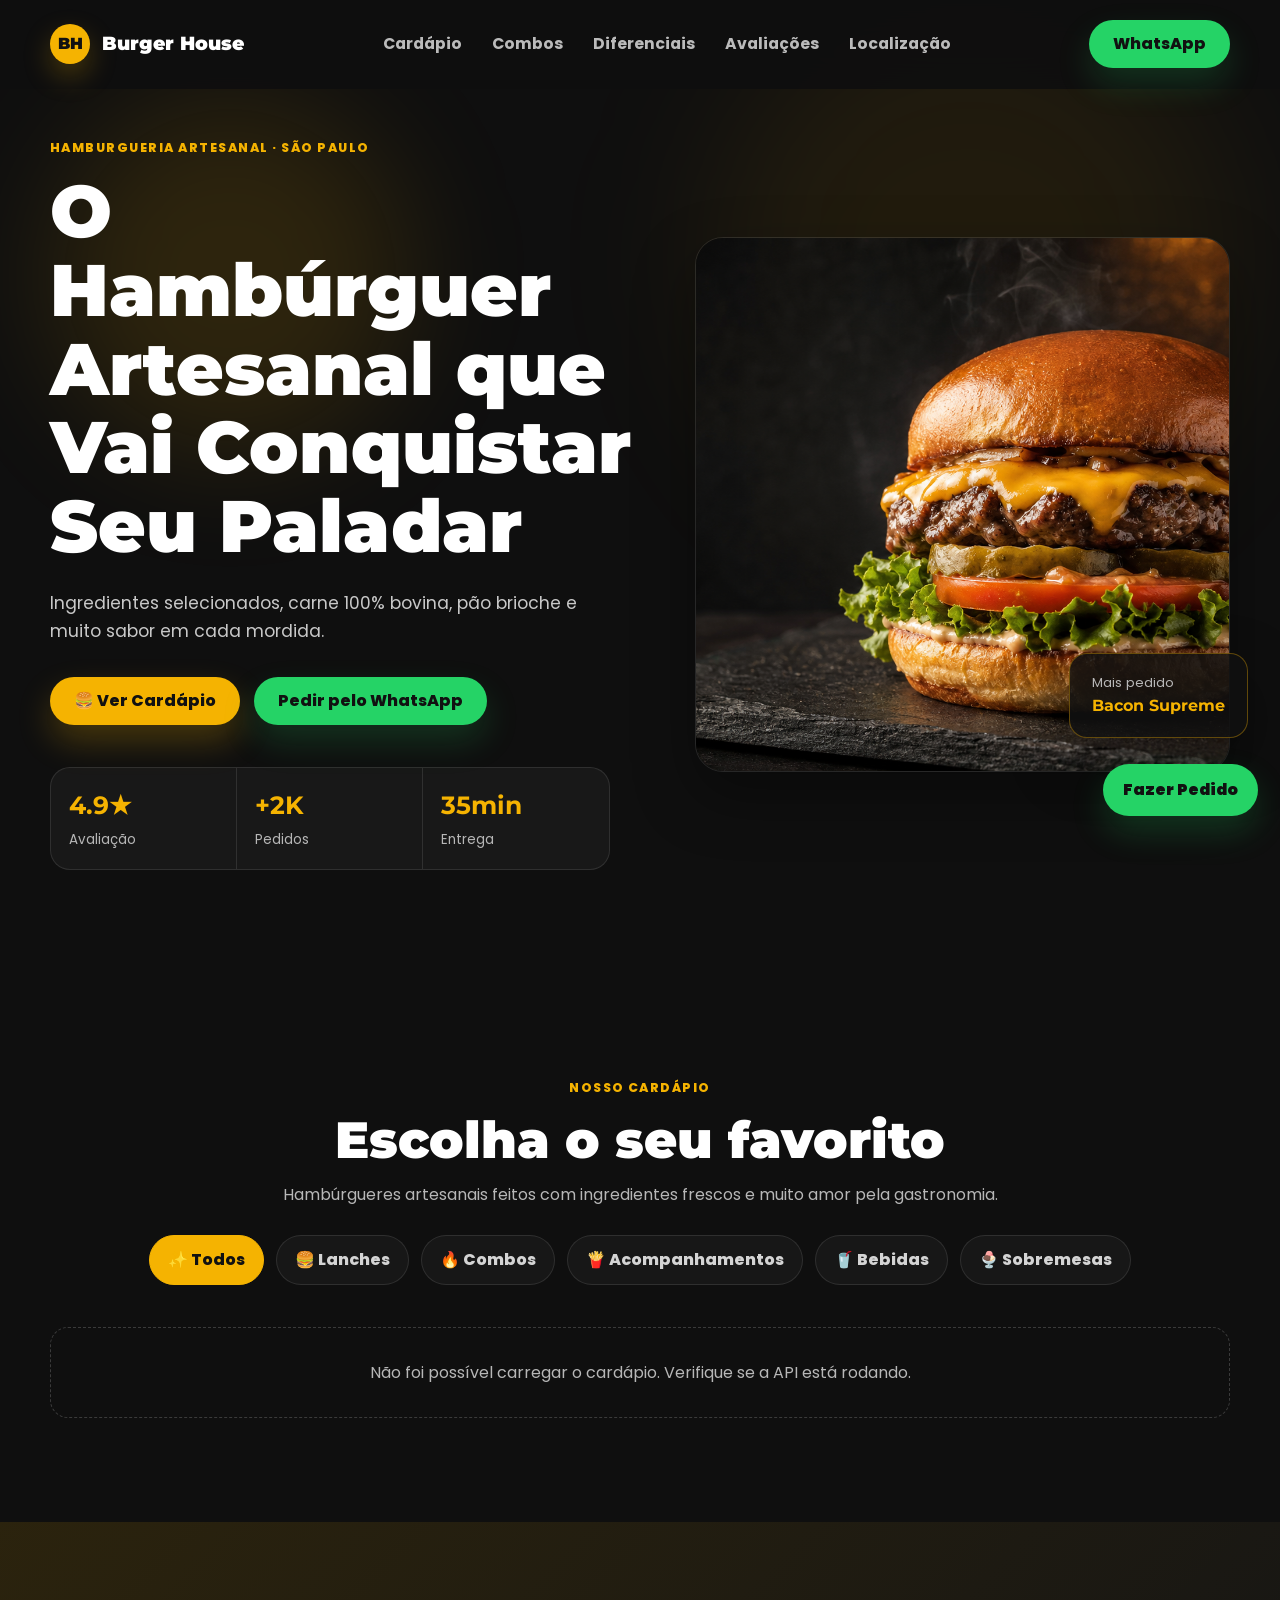
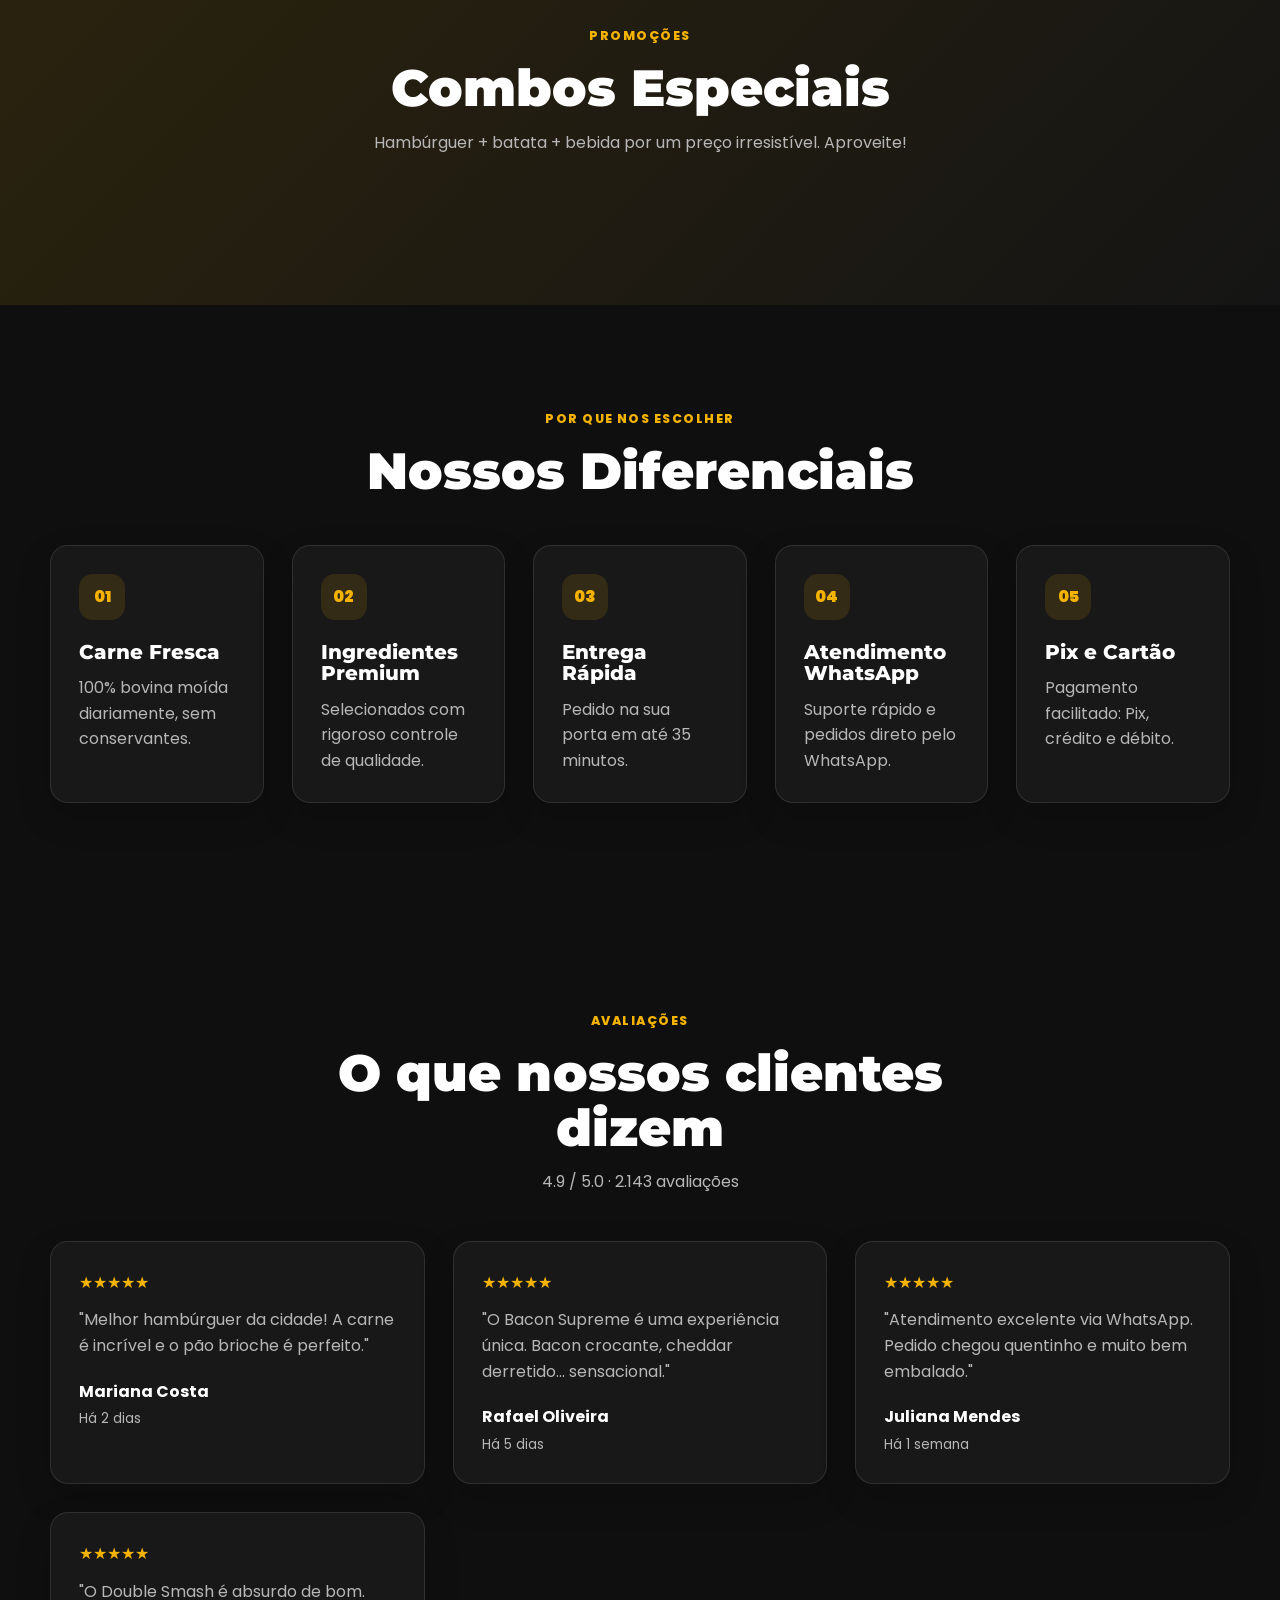
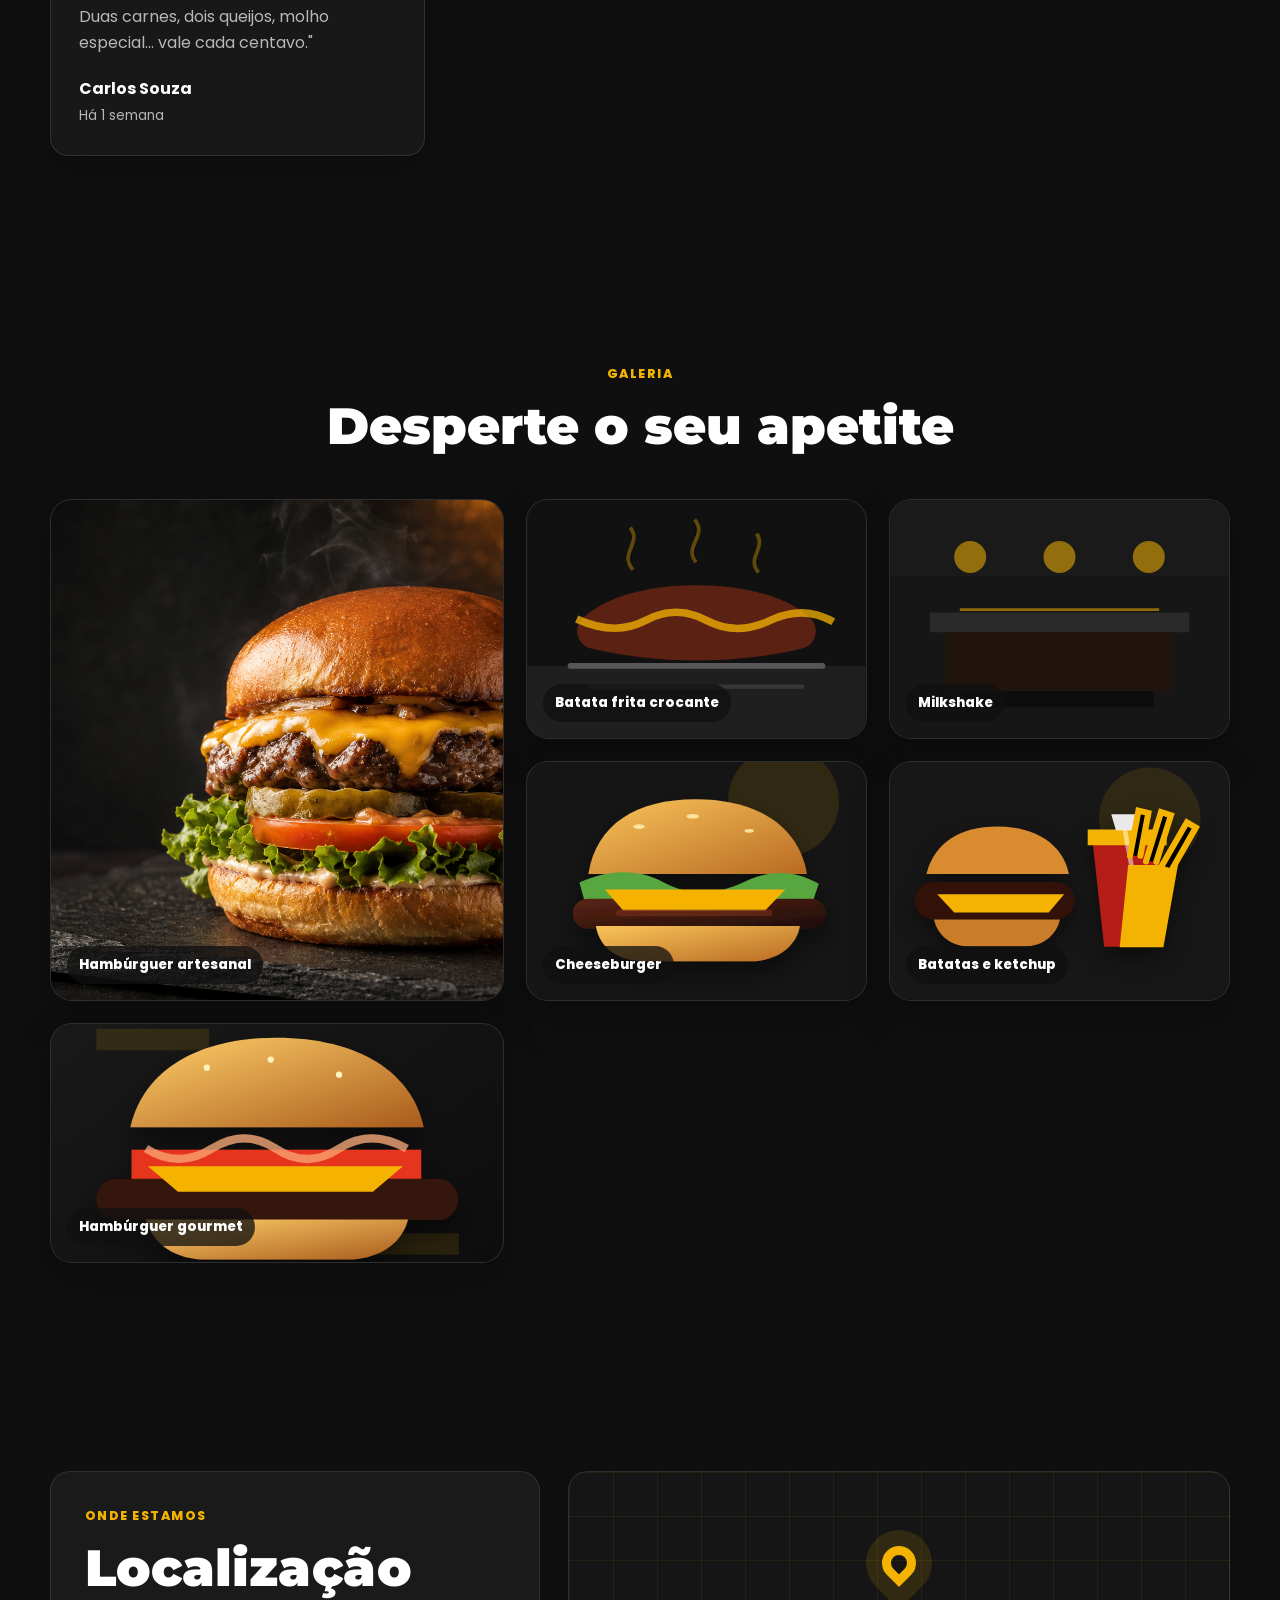
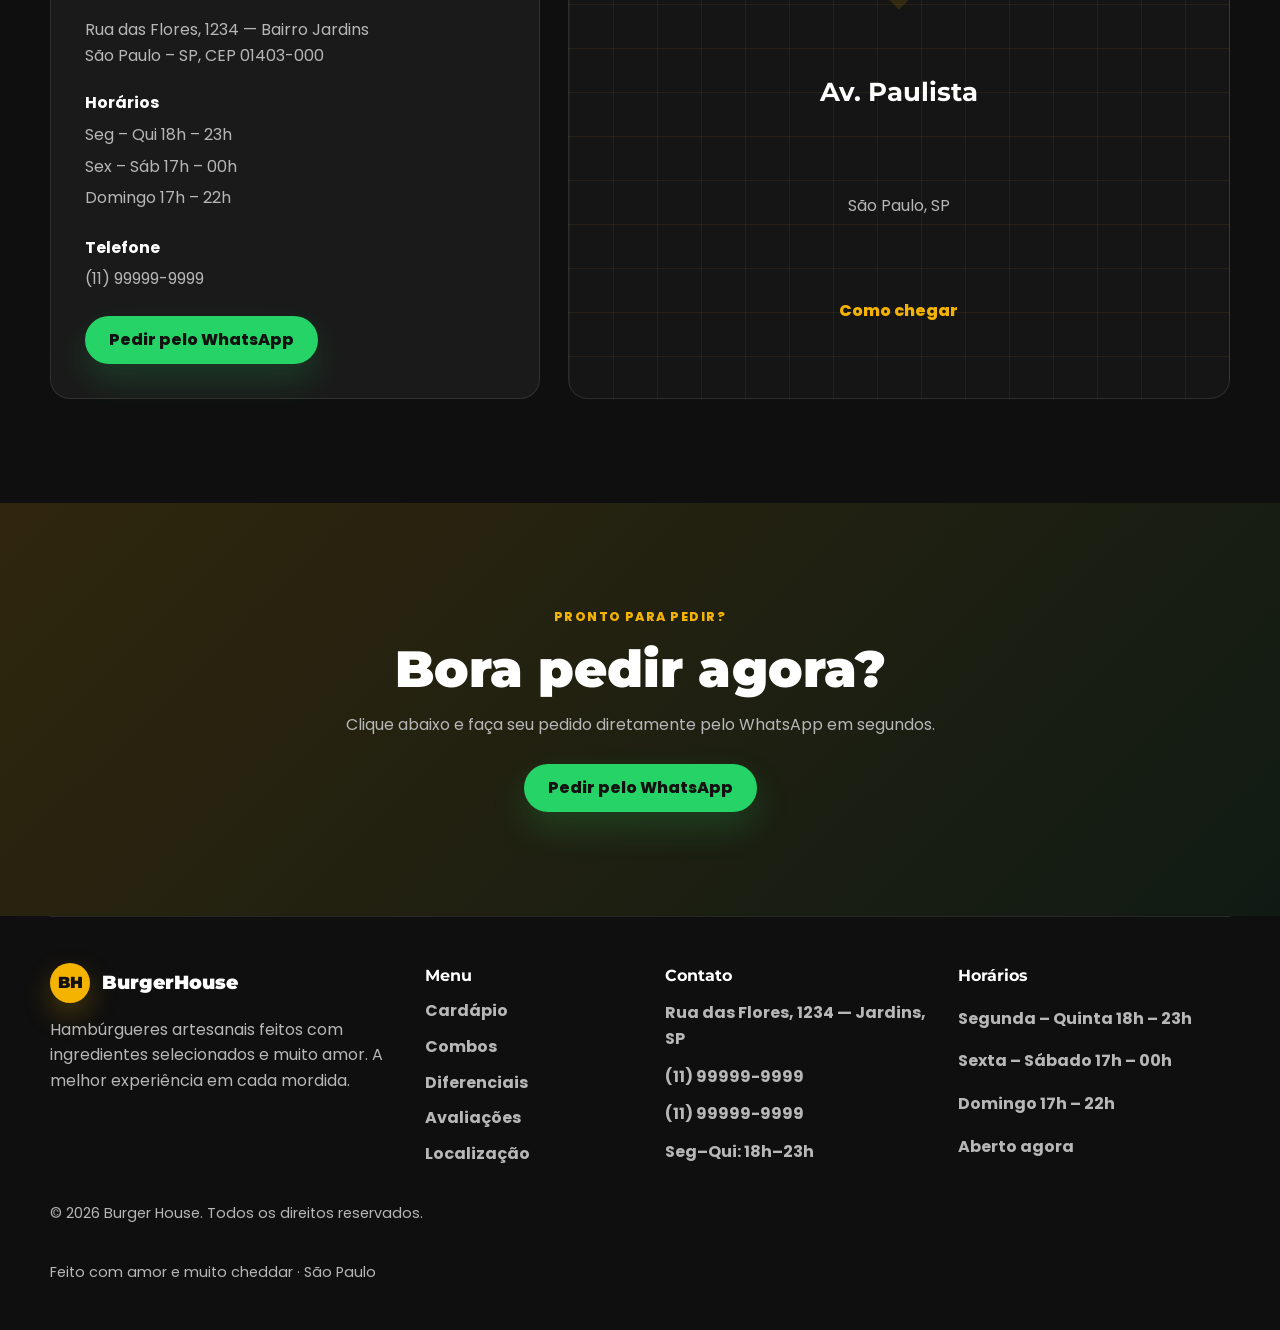
<file: index.html>
<!DOCTYPE html>
<html lang="pt-BR">
<head>
  <meta charset="UTF-8">
  <meta name="viewport" content="width=device-width, initial-scale=1.0">
  <meta name="description" content="BurgerHouse: hamburgueria artesanal premium com lanches, combos, acompanhamentos, bebidas e sobremesas.">
  <title>Burger House | Hamburgueria Premium</title>
  <link rel="preconnect" href="https://fonts.googleapis.com">
  <link rel="preconnect" href="https://fonts.gstatic.com" crossorigin>
  <link href="https://fonts.googleapis.com/css2?family=Montserrat:wght@500;600;700;800;900&family=Poppins:wght@400;500;600;700&display=swap" rel="stylesheet">
  <link rel="stylesheet" href="css/style.css">
</head>
<body>
  <header class="header" id="topo">
    <nav class="navbar" aria-label="Navegação principal">
      <a class="brand" href="#inicio"><span class="brand__mark">BH</span><span class="brand__text">Burger House</span></a>
      <button class="nav-toggle" type="button" aria-label="Abrir menu" aria-expanded="false" aria-controls="nav-menu"><span></span><span></span><span></span></button>
      <ul class="nav-menu" id="nav-menu">
        <li><a class="nav-link" href="#cardapio">Cardápio</a></li>
        <li><a class="nav-link" href="#combos">Combos</a></li>
        <li><a class="nav-link" href="#diferenciais">Diferenciais</a></li>
        <li><a class="nav-link" href="#avaliacoes">Avaliações</a></li>
        <li><a class="nav-link" href="#localizacao">Localização</a></li>
      </ul>
      <a class="btn btn--whatsapp nav-order" href="https://wa.me/5511999999999?text=Ol%C3%A1!%20Gostaria%20de%20fazer%20um%20pedido." target="_blank" rel="noopener">WhatsApp</a>
    </nav>
  </header>

  <main>
    <section class="hero section" id="inicio">
      <div class="hero__content reveal">
        <p class="eyebrow">Hamburgueria Artesanal · São Paulo</p>
        <h1>O Hambúrguer Artesanal que Vai Conquistar Seu Paladar</h1>
        <p class="hero__text">Ingredientes selecionados, carne 100% bovina, pão brioche e muito sabor em cada mordida.</p>
        <div class="hero__actions">
          <a class="btn btn--primary" href="#cardapio">🍔 Ver Cardápio</a>
          <a class="btn btn--whatsapp" href="https://wa.me/5511999999999?text=Ol%C3%A1!%20Gostaria%20de%20fazer%20um%20pedido." target="_blank" rel="noopener">Pedir pelo WhatsApp</a>
        </div>
        <div class="hero__stats" aria-label="Destaques da Burger House">
          <div><strong>4.9★</strong><span>Avaliação</span></div>
          <div><strong>+2K</strong><span>Pedidos</span></div>
          <div><strong>35min</strong><span>Entrega</span></div>
        </div>
      </div>
      <div class="hero__image reveal">
        <img src="images/hero-burger.png" alt="Hambúrguer artesanal premium com cheddar em fundo escuro">
        <div class="hero__badge"><span>Mais pedido</span><strong>Bacon Supreme</strong></div>
      </div>
    </section>

    <section class="section menu" id="cardapio">
      <div class="section-heading reveal">
        <p class="eyebrow">Nosso Cardápio</p>
        <h2>Escolha o seu favorito</h2>
        <p>Hambúrgueres artesanais feitos com ingredientes frescos e muito amor pela gastronomia.</p>
      </div>
      <div class="menu-tabs" id="menu-tabs" aria-label="Filtros do cardápio">
        <button class="menu-tab active" type="button" data-filter="Todos"><span>✨</span> Todos</button>
        <button class="menu-tab" type="button" data-filter="Lanches"><span>🍔</span> Lanches</button>
        <button class="menu-tab" type="button" data-filter="Combos"><span>🔥</span> Combos</button>
        <button class="menu-tab" type="button" data-filter="Acompanhamentos"><span>🍟</span> Acompanhamentos</button>
        <button class="menu-tab" type="button" data-filter="Bebidas"><span>🥤</span> Bebidas</button>
        <button class="menu-tab" type="button" data-filter="Sobremesas"><span>🍨</span> Sobremesas</button>
      </div>
      <div id="category-menu" class="category-menu"></div>
    </section>

    <section class="section combos" id="combos">
      <div class="section-heading reveal"><p class="eyebrow">Promoções</p><h2>Combos Especiais</h2><p>Hambúrguer + batata + bebida por um preço irresistível. Aproveite!</p></div>
      <div id="combo-grid" aria-live="polite"></div>
    </section>

    <section class="section features" id="diferenciais">
      <div class="section-heading reveal"><p class="eyebrow">Por que nos escolher</p><h2>Nossos Diferenciais</h2></div>
      <div class="features-grid">
        <article class="feature reveal"><span>01</span><h3>Carne Fresca</h3><p>100% bovina moída diariamente, sem conservantes.</p></article>
        <article class="feature reveal"><span>02</span><h3>Ingredientes Premium</h3><p>Selecionados com rigoroso controle de qualidade.</p></article>
        <article class="feature reveal"><span>03</span><h3>Entrega Rápida</h3><p>Pedido na sua porta em até 35 minutos.</p></article>
        <article class="feature reveal"><span>04</span><h3>Atendimento WhatsApp</h3><p>Suporte rápido e pedidos direto pelo WhatsApp.</p></article>
        <article class="feature reveal"><span>05</span><h3>Pix e Cartão</h3><p>Pagamento facilitado: Pix, crédito e débito.</p></article>
      </div>
    </section>

    <section class="section testimonials" id="avaliacoes">
      <div class="section-heading reveal"><p class="eyebrow">Avaliações</p><h2>O que nossos clientes dizem</h2><p>4.9 / 5.0 · 2.143 avaliações</p></div>
      <div class="testimonials-grid">
        <article class="testimonial reveal"><div class="stars">★★★★★</div><p>"Melhor hambúrguer da cidade! A carne é incrível e o pão brioche é perfeito."</p><strong>Mariana Costa</strong><span>Há 2 dias</span></article>
        <article class="testimonial reveal"><div class="stars">★★★★★</div><p>"O Bacon Supreme é uma experiência única. Bacon crocante, cheddar derretido... sensacional."</p><strong>Rafael Oliveira</strong><span>Há 5 dias</span></article>
        <article class="testimonial reveal"><div class="stars">★★★★★</div><p>"Atendimento excelente via WhatsApp. Pedido chegou quentinho e muito bem embalado."</p><strong>Juliana Mendes</strong><span>Há 1 semana</span></article>
        <article class="testimonial reveal"><div class="stars">★★★★★</div><p>"O Double Smash é absurdo de bom. Duas carnes, dois queijos, molho especial... vale cada centavo."</p><strong>Carlos Souza</strong><span>Há 1 semana</span></article>
      </div>
    </section>

    <section class="section gallery" id="galeria">
      <div class="section-heading reveal"><p class="eyebrow">Galeria</p><h2>Desperte o seu apetite</h2></div>
      <div class="gallery-grid">
        <figure class="gallery-grid__large reveal"><img src="images/hero-burger.png" alt="Hambúrguer artesanal"><figcaption>Hambúrguer artesanal</figcaption></figure>
        <figure class="reveal"><img src="images/gallery-grill.svg" alt="Batata frita crocante"><figcaption>Batata frita crocante</figcaption></figure>
        <figure class="reveal"><img src="images/gallery-restaurant.svg" alt="Milkshake"><figcaption>Milkshake</figcaption></figure>
        <figure class="reveal"><img src="images/burger-classic.svg" alt="Cheeseburger"><figcaption>Cheeseburger</figcaption></figure>
        <figure class="reveal"><img src="images/combo-house.svg" alt="Batatas e ketchup"><figcaption>Batatas e ketchup</figcaption></figure>
        <figure class="reveal"><img src="images/burger-bacon.svg" alt="Hambúrguer gourmet"><figcaption>Hambúrguer gourmet</figcaption></figure>
      </div>
    </section>

    <section class="section location" id="localizacao">
      <div class="location__content reveal">
        <p class="eyebrow">Onde estamos</p><h2>Localização</h2>
        <address>Rua das Flores, 1234 — Bairro Jardins<br>São Paulo – SP, CEP 01403-000</address>
        <div class="hours"><strong>Horários</strong><span>Seg – Qui 18h – 23h</span><span>Sex – Sáb 17h – 00h</span><span>Domingo 17h – 22h</span></div>
        <div class="hours"><strong>Telefone</strong><a href="https://wa.me/5511999999999?text=Ol%C3%A1!%20Gostaria%20de%20fazer%20um%20pedido." target="_blank" rel="noopener">(11) 99999-9999</a></div>
        <a class="btn btn--whatsapp" href="https://wa.me/5511999999999?text=Ol%C3%A1!%20Gostaria%20de%20fazer%20um%20pedido." target="_blank" rel="noopener">Pedir pelo WhatsApp</a>
      </div>
      <div class="map-card reveal"><div class="map-card__pin"></div><strong>Av. Paulista</strong><span>São Paulo, SP</span><a href="https://maps.google.com/?q=Av+Paulista+Sao+Paulo" target="_blank" rel="noopener">Como chegar</a></div>
    </section>

    <section class="section cta-final">
      <p class="eyebrow">Pronto para pedir?</p>
      <h2>Bora pedir agora?</h2>
      <p>Clique abaixo e faça seu pedido diretamente pelo WhatsApp em segundos.</p>
      <a class="btn btn--whatsapp" href="https://wa.me/5511999999999?text=Ol%C3%A1!%20Gostaria%20de%20fazer%20um%20pedido." target="_blank" rel="noopener">Pedir pelo WhatsApp</a>
    </section>
  </main>

  <footer class="footer">
    <div><a class="brand" href="#inicio"><span class="brand__mark">BH</span><span class="brand__text">BurgerHouse</span></a><p>Hambúrgueres artesanais feitos com ingredientes selecionados e muito amor. A melhor experiência em cada mordida.</p></div>
    <div class="footer__links"><strong>Menu</strong><a href="#cardapio">Cardápio</a><a href="#combos">Combos</a><a href="#diferenciais">Diferenciais</a><a href="#avaliacoes">Avaliações</a><a href="#localizacao">Localização</a></div>
    <div class="footer__links"><strong>Contato</strong><span>Rua das Flores, 1234 — Jardins, SP</span><a href="https://wa.me/5511999999999">(11) 99999-9999</a><a href="tel:+5511999999999">(11) 99999-9999</a><span>Seg–Qui: 18h–23h</span></div>
    <div class="footer__links"><strong>Horários</strong><span>Segunda – Quinta 18h – 23h</span><span>Sexta – Sábado 17h – 00h</span><span>Domingo 17h – 22h</span><span>Aberto agora</span></div>
    <p class="footer__copy">© 2026 Burger House. Todos os direitos reservados.</p>
    <p class="footer__copy">Feito com amor e muito cheddar · São Paulo</p>
  </footer>

  <a class="floating-order" href="https://wa.me/5511999999999?text=Ol%C3%A1!%20Gostaria%20de%20fazer%20um%20pedido." target="_blank" rel="noopener">Fazer Pedido</a>
  <button class="back-to-top" type="button" aria-label="Voltar ao topo">↑</button>
  <script src="js/config.js"></script>
  <script src="js/app.js"></script>
</body>
</html>
</file>
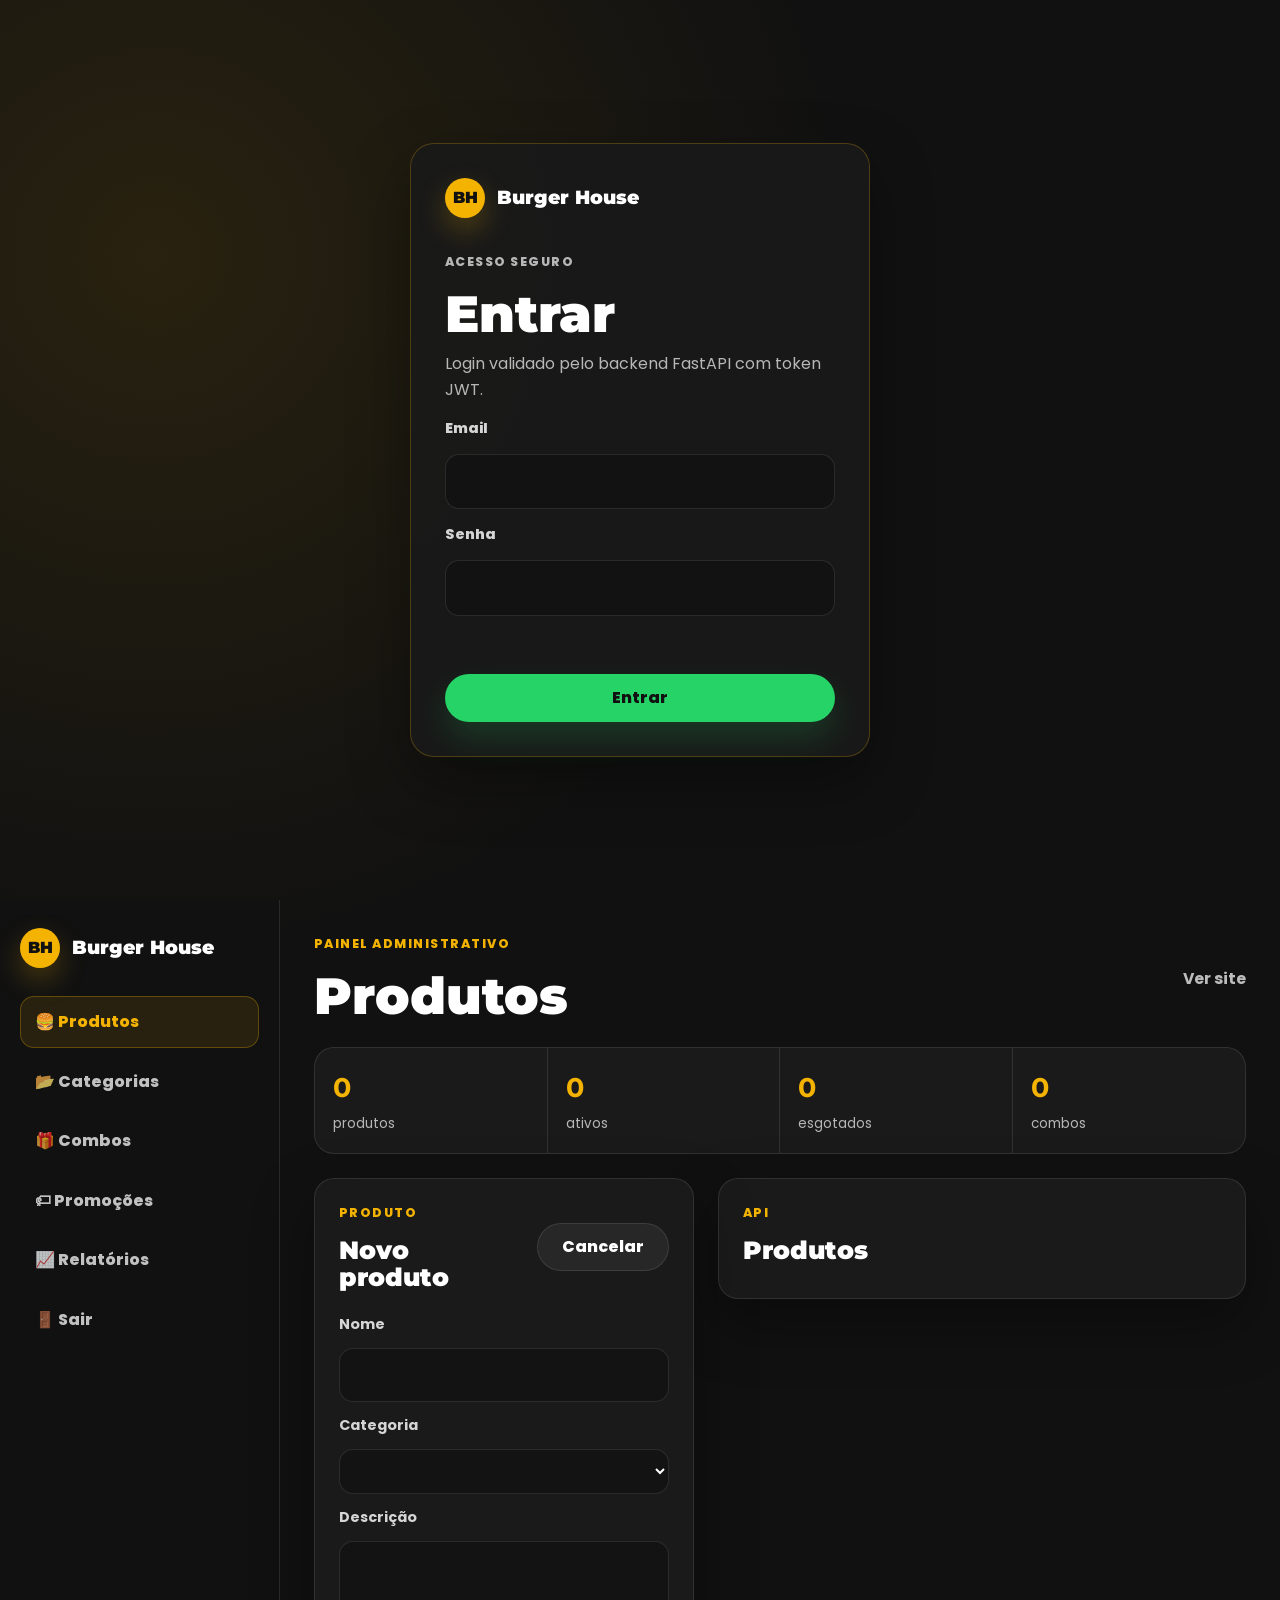
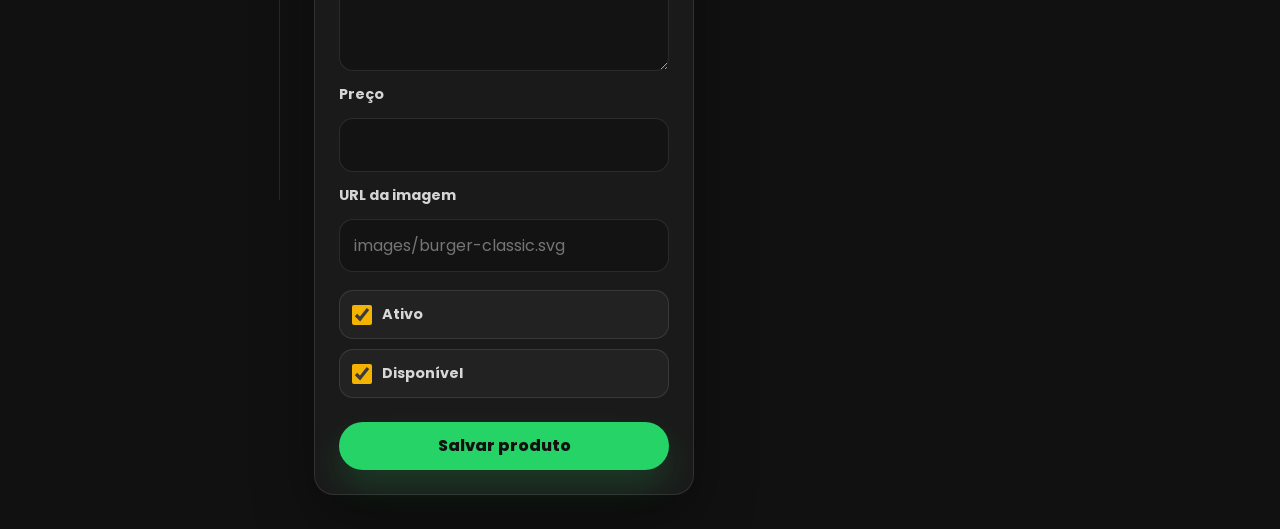
<file: admin.html>
<!DOCTYPE html>
<html lang="pt-BR">
<head>
  <meta charset="UTF-8">
  <meta name="viewport" content="width=device-width, initial-scale=1.0">
  <meta name="description" content="Painel administrativo da Burger House com login JWT e gerenciamento via API.">
  <title>Admin | Burger House</title>
  <link rel="preconnect" href="https://fonts.googleapis.com">
  <link rel="preconnect" href="https://fonts.gstatic.com" crossorigin>
  <link href="https://fonts.googleapis.com/css2?family=Montserrat:wght@500;600;700;800;900&family=Poppins:wght@400;500;600;700&display=swap" rel="stylesheet">
  <link rel="stylesheet" href="css/style.css">
</head>
<body class="admin-page">
  <main class="admin-shell">
    <section class="login-screen" id="login-screen">
      <form class="login-card" id="login-form">
        <a class="brand login-brand" href="index.html"><span class="brand__mark">BH</span><span class="brand__text">Burger House</span></a>
        <div><p class="eyebrow">Acesso seguro</p><h1>Entrar</h1><p>Login validado pelo backend FastAPI com token JWT.</p></div>
        <label for="login-email">Email</label>
        <input id="login-email" type="email" autocomplete="username" required>
        <label for="login-password">Senha</label>
        <input id="login-password" type="password" autocomplete="current-password" required>
        <p class="login-error" id="login-error"></p>
        <button class="btn btn--whatsapp" type="submit">Entrar</button>
      </form>
    </section>

    <section class="dashboard-shell" id="dashboard-shell" hidden>
      <aside class="admin-sidebar">
        <a class="brand" href="index.html"><span class="brand__mark">BH</span><span class="brand__text">Burger House</span></a>
        <nav class="admin-menu">
          <button class="admin-menu__item active" type="button" data-panel="products">🍔 Produtos</button>
          <button class="admin-menu__item" type="button" data-panel="categories">📂 Categorias</button>
          <button class="admin-menu__item" type="button" data-panel="combos">🎁 Combos</button>
          <button class="admin-menu__item" type="button" data-panel="promotions">🏷 Promoções</button>
          <button class="admin-menu__item" type="button" data-panel="reports">📈 Relatórios</button>
          <button class="admin-menu__item admin-menu__item--danger" type="button" id="logout-button">🚪 Sair</button>
        </nav>
      </aside>

      <div class="admin-content">
        <header class="admin-topbar">
          <div><p class="eyebrow">Painel administrativo</p><h1 id="panel-title">Produtos</h1></div>
          <div class="admin-topbar__actions"><a class="nav-link" href="index.html">Ver site</a></div>
        </header>

        <section class="admin-summary">
          <div><strong id="total-products">0</strong><span>produtos</span></div>
          <div><strong id="active-products">0</strong><span>ativos</span></div>
          <div><strong id="soldout-products">0</strong><span>esgotados</span></div>
          <div><strong id="total-combos">0</strong><span>combos</span></div>
        </section>

        <section class="admin-panel active" id="panel-products">
          <div class="admin-layout">
            <form class="admin-form" id="product-form">
              <div class="admin-form__heading"><div><p class="eyebrow">Produto</p><h2 id="product-title">Novo produto</h2></div><button class="btn btn--ghost" id="cancel-product" type="button" hidden>Cancelar</button></div>
              <input type="hidden" id="product-id">
              <label for="product-name">Nome</label><input id="product-name" required>
              <label for="product-category">Categoria</label><select id="product-category" required></select>
              <label for="product-description">Descrição</label><textarea id="product-description" rows="4" required></textarea>
              <label for="product-price">Preço</label><input id="product-price" type="number" min="0.01" step="0.01" required>
              <label for="product-image">URL da imagem</label><input id="product-image" placeholder="images/burger-classic.svg">
              <div class="admin-switches">
                <label class="switch-row"><input id="product-active" type="checkbox" checked><span>Ativo</span></label>
                <label class="switch-row"><input id="product-available" type="checkbox" checked><span>Disponível</span></label>
              </div>
              <button class="btn btn--whatsapp" type="submit">Salvar produto</button>
            </form>
            <div class="admin-list-panel"><div class="admin-list-panel__top"><div><p class="eyebrow">API</p><h2>Produtos</h2></div></div><div class="admin-list" id="product-list"></div></div>
          </div>
        </section>

        <section class="admin-panel" id="panel-categories">
          <div class="admin-layout">
            <form class="admin-form" id="category-form">
              <div class="admin-form__heading"><div><p class="eyebrow">Categoria</p><h2 id="category-title">Nova categoria</h2></div><button class="btn btn--ghost" id="cancel-category" type="button" hidden>Cancelar</button></div>
              <input type="hidden" id="category-id">
              <label for="category-name">Nome</label><input id="category-name" required>
              <label for="category-slug">Slug</label><input id="category-slug" placeholder="opcional">
              <label class="switch-row"><input id="category-active" type="checkbox" checked><span>Ativa</span></label>
              <button class="btn btn--whatsapp" type="submit">Salvar categoria</button>
            </form>
            <div class="admin-list-panel"><div class="admin-list-panel__top"><div><p class="eyebrow">API</p><h2>Categorias</h2></div></div><div class="admin-list" id="category-list"></div></div>
          </div>
        </section>

        <section class="admin-panel" id="panel-combos">
          <div class="admin-layout">
            <form class="admin-form" id="combo-form">
              <div class="admin-form__heading"><div><p class="eyebrow">Combo</p><h2 id="combo-title">Novo combo</h2></div><button class="btn btn--ghost" id="cancel-combo" type="button" hidden>Cancelar</button></div>
              <input type="hidden" id="combo-id">
              <label for="combo-name">Nome</label><input id="combo-name" required>
              <label for="combo-description">Descrição</label><textarea id="combo-description" rows="4" required></textarea>
              <label for="combo-items">Itens, um por linha</label><textarea id="combo-items" rows="3"></textarea>
              <label for="combo-price">Preço</label><input id="combo-price" type="number" min="0.01" step="0.01" required>
              <label for="combo-image">URL da imagem</label><input id="combo-image" placeholder="images/combo-house.svg">
              <div class="admin-switches">
                <label class="switch-row"><input id="combo-active" type="checkbox" checked><span>Ativo</span></label>
                <label class="switch-row"><input id="combo-available" type="checkbox" checked><span>Disponível</span></label>
              </div>
              <button class="btn btn--whatsapp" type="submit">Salvar combo</button>
            </form>
            <div class="admin-list-panel"><div class="admin-list-panel__top"><div><p class="eyebrow">API</p><h2>Combos</h2></div></div><div class="admin-list" id="combo-list"></div></div>
          </div>
        </section>

        <section class="admin-panel" id="panel-promotions">
          <div class="admin-layout">
            <form class="admin-form" id="promotion-form">
              <div class="admin-form__heading"><div><p class="eyebrow">Promoção</p><h2 id="promotion-title">Nova promoção</h2></div><button class="btn btn--ghost" id="cancel-promotion" type="button" hidden>Cancelar</button></div>
              <input type="hidden" id="promotion-id">
              <label for="promotion-title-input">Título</label><input id="promotion-title-input" required>
              <label for="promotion-description">Descrição</label><textarea id="promotion-description" rows="4" required></textarea>
              <label for="promotion-code">Cupom</label><input id="promotion-code">
              <label for="promotion-discount">Desconto</label><input id="promotion-discount">
              <label class="switch-row"><input id="promotion-active" type="checkbox" checked><span>Ativa</span></label>
              <button class="btn btn--whatsapp" type="submit">Salvar promoção</button>
            </form>
            <div class="admin-list-panel"><div class="admin-list-panel__top"><div><p class="eyebrow">API</p><h2>Promoções</h2></div></div><div class="admin-list" id="promotion-list"></div></div>
          </div>
        </section>

        <section class="admin-panel" id="panel-reports">
          <div class="report-grid">
            <article class="feature"><span>🍔</span><h3 id="report-products">0 produtos</h3><p>Vindos da API administrativa.</p></article>
            <article class="feature"><span>🎁</span><h3 id="report-combos">0 combos</h3><p>Combos cadastrados no backend.</p></article>
            <article class="feature"><span>🏷</span><h3 id="report-promotions">0 promoções</h3><p>Promoções cadastradas no backend.</p></article>
            <article class="feature"><span>⚠</span><h3 id="report-soldout">0 esgotados</h3><p>Itens indisponíveis.</p></article>
          </div>
        </section>
      </div>
    </section>
  </main>
  <div class="admin-toast" id="admin-toast" role="status"></div>
  <script src="js/config.js"></script>
  <script src="js/admin.js"></script>
</body>
</html>
</file>
<file: css/style.css>
:root {
  --primary: #F5B301;
  --dark: #111111;
  --gray: #1A1A1A;
  --white: #FFFFFF;
  --whatsapp: #25D366;
  --muted: #B7B7B7;
  --line: rgba(255, 255, 255, 0.1);
  --shadow: 0 24px 60px rgba(0, 0, 0, 0.35);
  --radius: 20px;
  --container: min(1180px, calc(100% - 40px));
}

* {
  box-sizing: border-box;
  margin: 0;
  padding: 0;
}

html {
  overflow-x: hidden;
  scroll-behavior: smooth;
  scroll-padding-top: 92px;
}

body {
  min-height: 100vh;
  overflow-x: hidden;
  background: #0f0f0f;
  color: var(--white);
  font-family: "Poppins", Arial, sans-serif;
  line-height: 1.6;
}

body.menu-open {
  overflow: hidden;
}

img {
  display: block;
  max-width: 100%;
}

a {
  color: inherit;
  text-decoration: none;
}

button,
input,
textarea {
  font: inherit;
}

button {
  cursor: pointer;
}

.header {
  position: fixed;
  top: 0;
  left: 0;
  z-index: 1000;
  width: 100%;
  border-bottom: 1px solid transparent;
  background: rgba(15, 15, 15, 0.96);
  backdrop-filter: blur(18px);
  transition: border-color 0.3s ease, background 0.3s ease;
}

.header.scrolled {
  border-color: var(--line);
  background: rgba(17, 17, 17, 0.94);
}

.navbar {
  width: var(--container);
  min-height: 88px;
  margin: 0 auto;
  display: flex;
  align-items: center;
  justify-content: space-between;
  gap: 24px;
}

.brand {
  display: inline-flex;
  align-items: center;
  gap: 12px;
  font-family: "Montserrat", Arial, sans-serif;
  font-weight: 900;
}

.brand__mark {
  width: 40px;
  height: 40px;
  display: grid;
  place-items: center;
  border-radius: 50%;
  background: var(--primary);
  color: var(--dark);
  box-shadow: 0 12px 28px rgba(245, 179, 1, 0.25);
}

.brand__text {
  font-size: 1.18rem;
  letter-spacing: 0;
}

.nav-menu {
  display: flex;
  align-items: center;
  gap: 30px;
  list-style: none;
}

.nav-link {
  color: rgba(255, 255, 255, 0.72);
  font-size: 0.98rem;
  font-weight: 700;
  transition: color 0.25s ease;
}

.nav-link:hover,
.nav-link.active {
  color: var(--primary);
}

.nav-toggle {
  display: none;
  width: 44px;
  height: 44px;
  border: 1px solid var(--line);
  border-radius: 12px;
  background: rgba(255, 255, 255, 0.04);
}

.nav-toggle span {
  display: block;
  width: 20px;
  height: 2px;
  margin: 5px auto;
  background: var(--white);
  transition: transform 0.25s ease, opacity 0.25s ease;
}

.nav-toggle.active span:nth-child(1) {
  transform: translateY(7px) rotate(45deg);
}

.nav-toggle.active span:nth-child(2) {
  opacity: 0;
}

.nav-toggle.active span:nth-child(3) {
  transform: translateY(-7px) rotate(-45deg);
}

.btn {
  min-height: 48px;
  display: inline-flex;
  align-items: center;
  justify-content: center;
  gap: 10px;
  border: 0;
  border-radius: 999px;
  padding: 14px 24px;
  color: var(--dark);
  font-weight: 800;
  line-height: 1;
  transition: transform 0.25s ease, box-shadow 0.25s ease, background 0.25s ease;
}

.btn:hover {
  transform: translateY(-2px);
}

.btn:focus-visible,
.nav-link:focus-visible,
.nav-toggle:focus-visible,
.back-to-top:focus-visible {
  outline: 3px solid rgba(245, 179, 1, 0.45);
  outline-offset: 4px;
}

.btn--primary {
  background: var(--primary);
  box-shadow: 0 16px 34px rgba(245, 179, 1, 0.24);
}

.btn--primary:hover {
  background: #ffc62f;
}

.btn--whatsapp {
  background: var(--whatsapp);
  box-shadow: 0 16px 34px rgba(37, 211, 102, 0.18);
}

.btn--whatsapp:hover {
  background: #35e576;
}

.btn--ghost {
  border: 1px solid var(--line);
  background: rgba(255, 255, 255, 0.06);
  color: var(--white);
}

.btn--ghost:hover {
  border-color: rgba(245, 179, 1, 0.34);
  background: rgba(245, 179, 1, 0.12);
}

.btn:disabled {
  cursor: not-allowed;
  transform: none;
  opacity: 0.62;
}

.section {
  width: var(--container);
  margin: 0 auto;
  padding: 104px 0;
}

.hero {
  min-height: 760px;
  padding-top: 138px;
  display: grid;
  grid-template-columns: minmax(0, 1fr) minmax(360px, 0.92fr);
  align-items: center;
  gap: 64px;
  position: relative;
}

.hero::before {
  content: "";
  position: absolute;
  inset: 95px auto auto 0;
  width: 360px;
  height: 360px;
  border-radius: 50%;
  background: rgba(245, 179, 1, 0.13);
  filter: blur(60px);
  pointer-events: none;
}

.hero::after {
  content: "";
  position: absolute;
  inset: 0 0 auto auto;
  width: 520px;
  height: 520px;
  border-radius: 50%;
  background: rgba(245, 179, 1, 0.08);
  filter: blur(80px);
  pointer-events: none;
  z-index: -1;
}

.eyebrow {
  margin-bottom: 14px;
  color: var(--primary);
  font-size: 0.78rem;
  font-weight: 800;
  letter-spacing: 0.12em;
  text-transform: uppercase;
}

h1,
h2,
h3 {
  font-family: "Montserrat", Arial, sans-serif;
  line-height: 1.08;
  letter-spacing: 0;
}

h1 {
  max-width: 720px;
  font-size: clamp(2.65rem, 5.7vw, 5.35rem);
  font-weight: 900;
}

h2 {
  font-size: clamp(2rem, 4vw, 3.3rem);
  font-weight: 900;
}

h3 {
  font-size: 1.25rem;
  font-weight: 800;
}

.hero__text {
  max-width: 620px;
  margin: 24px 0 32px;
  color: #c8c8c8;
  font-size: 1.08rem;
}

.hero__actions {
  display: flex;
  flex-wrap: wrap;
  gap: 14px;
}

.hero__stats {
  margin-top: 42px;
  display: grid;
  grid-template-columns: repeat(3, 1fr);
  max-width: 560px;
  border: 1px solid var(--line);
  border-radius: var(--radius);
  background: rgba(255, 255, 255, 0.04);
  overflow: hidden;
}

.hero__stats div {
  padding: 18px;
  border-right: 1px solid var(--line);
}

.hero__stats div:last-child {
  border-right: 0;
}

.hero__stats strong {
  display: block;
  color: var(--primary);
  font-family: "Montserrat", Arial, sans-serif;
  font-size: 1.55rem;
}

.hero__stats span {
  color: var(--muted);
  font-size: 0.84rem;
}

.hero__image {
  position: relative;
}

.hero__image img {
  width: 100%;
  aspect-ratio: 1 / 1;
  object-fit: cover;
  border: 1px solid var(--line);
  border-radius: 28px;
  box-shadow: var(--shadow);
}

.hero__badge {
  position: absolute;
  right: -18px;
  bottom: 34px;
  padding: 18px 22px;
  border: 1px solid rgba(245, 179, 1, 0.35);
  border-radius: 18px;
  background: rgba(17, 17, 17, 0.86);
  box-shadow: var(--shadow);
}

.hero__badge span {
  display: block;
  color: var(--muted);
  font-size: 0.82rem;
}

.hero__badge strong {
  color: var(--primary);
  font-family: "Montserrat", Arial, sans-serif;
}

.section-heading {
  max-width: 720px;
  margin: 0 auto 46px;
  text-align: center;
}

.section-heading p:last-child {
  margin-top: 14px;
  color: var(--muted);
}

.cards-grid,
.features-grid,
.testimonials-grid {
  display: grid;
  grid-template-columns: repeat(3, minmax(0, 1fr));
  gap: 28px;
}

.menu-tabs {
  display: flex;
  flex-wrap: wrap;
  justify-content: center;
  gap: 12px;
  margin: -18px auto 42px;
}

.menu-tab {
  min-height: 46px;
  border: 1px solid rgba(255, 255, 255, 0.1);
  border-radius: 999px;
  background: #171717;
  color: #d4d4d4;
  padding: 11px 18px;
  font-weight: 800;
  transition: transform 0.24s ease, border-color 0.24s ease, background 0.24s ease, color 0.24s ease;
}

.menu-tab:hover,
.menu-tab:focus-visible {
  border-color: rgba(245, 179, 1, 0.45);
  color: var(--primary);
  transform: translateY(-2px);
}

.menu-tab.active {
  border-color: var(--primary);
  background: var(--primary);
  color: #111;
}

.category-menu {
  display: grid;
  gap: 46px;
}

.category-section > h3 {
  margin-bottom: 20px;
  color: var(--primary);
  font-size: 1.55rem;
}

.product-card,
.feature,
.testimonial {
  border: 1px solid var(--line);
  border-radius: 18px;
  background: #181818;
  box-shadow: 0 14px 34px rgba(0, 0, 0, 0.18);
  overflow: hidden;
  transition: transform 0.25s ease, border-color 0.25s ease, box-shadow 0.25s ease;
}

.product-card {
  position: relative;
}

.card-badge {
  position: absolute;
  top: 14px;
  left: 14px;
  z-index: 2;
  border-radius: 999px;
  background: var(--primary);
  color: #111;
  padding: 7px 12px;
  font-size: 0.74rem;
  font-weight: 900;
}

.product-card:hover,
.feature:hover,
.testimonial:hover {
  transform: translateY(-6px);
  border-color: rgba(245, 179, 1, 0.34);
  box-shadow: var(--shadow);
}

.product-card img {
  width: 100%;
  aspect-ratio: 1.28 / 1;
  object-fit: cover;
}

.product-card--soldout {
  position: relative;
}

.product-card--soldout img {
  filter: grayscale(0.85) brightness(0.72);
}

.status-pill {
  display: inline-flex;
  align-items: center;
  justify-content: center;
  width: fit-content;
  min-height: 30px;
  border-radius: 999px;
  padding: 6px 12px;
  font-size: 0.74rem;
  font-weight: 900;
  text-transform: uppercase;
}

.status-pill--soldout {
  margin-bottom: 14px;
  background: rgba(245, 179, 1, 0.14);
  color: var(--primary);
}

.product-card__body {
  padding: 24px 24px 26px;
}

.product-card__body small {
  display: inline-block;
  margin-bottom: 10px;
  color: var(--primary);
  font-weight: 800;
}

.product-card__body p,
.feature p,
.testimonial p {
  margin-top: 12px;
  color: var(--muted);
}

.product-card__footer {
  margin-top: 24px;
  display: flex;
  align-items: center;
  justify-content: space-between;
  gap: 16px;
}

.product-card__footer strong,
.combo-deal-card__footer strong {
  color: var(--primary);
  font-family: "Montserrat", Arial, sans-serif;
  font-size: 1.65rem;
  font-weight: 900;
}

.product-card .btn {
  width: auto;
  min-height: 42px;
  padding: 12px 18px;
}

.combos {
  width: 100%;
  max-width: none;
  padding-inline: max(20px, calc((100vw - 1180px) / 2));
  background: linear-gradient(135deg, rgba(245, 179, 1, 0.12), rgba(255, 255, 255, 0.025));
}

.combo-cards-grid {
  display: grid;
  grid-template-columns: repeat(3, minmax(0, 1fr));
  gap: 28px;
}

.combo-deal-card {
  position: relative;
  overflow: hidden;
  border: 1px solid rgba(245, 179, 1, 0.22);
  border-radius: 22px;
  background: rgba(17, 17, 17, 0.82);
  box-shadow: var(--shadow);
  transition: transform 0.25s ease, border-color 0.25s ease, box-shadow 0.25s ease;
}

.combo-deal-card:hover {
  transform: translateY(-6px);
  border-color: rgba(245, 179, 1, 0.4);
}

.combo-deal-card img {
  width: 100%;
  aspect-ratio: 1.24 / 1;
  object-fit: cover;
}

.combo-deal-card__body {
  padding: 26px;
}

.combo-deal-card__body p {
  margin-top: 12px;
  color: var(--muted);
}

.check-list {
  display: grid;
  gap: 10px;
  margin: 24px 0;
  color: var(--white);
  list-style: none;
}

.check-list li::before {
  content: "✓";
  margin-right: 10px;
  color: var(--primary);
  font-weight: 900;
}

.combo-deal-card__footer {
  display: flex;
  flex-wrap: wrap;
  align-items: center;
  justify-content: space-between;
  gap: 18px;
}

.combo-deal-card__footer strong {
  color: var(--primary);
  font-family: "Montserrat", Arial, sans-serif;
  font-size: 1.65rem;
  font-weight: 900;
}

.features-grid {
  grid-template-columns: repeat(5, minmax(0, 1fr));
}

.feature {
  padding: 28px;
}

.feature span {
  display: inline-grid;
  place-items: center;
  width: 46px;
  height: 46px;
  margin-bottom: 22px;
  border-radius: 14px;
  background: rgba(245, 179, 1, 0.12);
  color: var(--primary);
  font-weight: 900;
}

.testimonial {
  padding: 28px;
}

.stars {
  color: var(--primary);
  letter-spacing: 0;
}

.testimonial strong {
  display: block;
  margin-top: 20px;
}

.testimonial span {
  display: block;
  margin-top: 4px;
  color: var(--muted);
  font-size: 0.84rem;
}

.category-highlight-grid {
  display: grid;
  grid-template-columns: repeat(5, minmax(0, 1fr));
  gap: 16px;
}

.category-highlight {
  min-height: 138px;
  border: 1px solid var(--line);
  border-radius: 18px;
  background: #181818;
  color: var(--white);
  padding: 20px;
  text-align: left;
  transition: transform 0.24s ease, border-color 0.24s ease, background 0.24s ease;
}

.category-highlight:hover,
.category-highlight:focus-visible {
  border-color: rgba(245, 179, 1, 0.45);
  background: #1f1f1f;
  transform: translateY(-4px);
}

.category-highlight span {
  display: inline-grid;
  place-items: center;
  width: 38px;
  height: 38px;
  margin-bottom: 18px;
  border-radius: 50%;
  background: rgba(245, 179, 1, 0.14);
  color: var(--primary);
  font-weight: 900;
}

.category-highlight strong,
.category-highlight small {
  display: block;
}

.category-highlight small {
  margin-top: 6px;
  color: var(--muted);
}

.gallery-grid {
  display: grid;
  grid-template-columns: 1.2fr 0.9fr 0.9fr;
  grid-auto-rows: 240px;
  gap: 22px;
}

.gallery-grid figure {
  position: relative;
  overflow: hidden;
  border: 1px solid var(--line);
  border-radius: 22px;
  background: #171717;
  box-shadow: 0 18px 40px rgba(0, 0, 0, 0.24);
}

.gallery-grid img {
  width: 100%;
  height: 100%;
  object-fit: cover;
  transition: transform 0.35s ease;
}

.gallery-grid figure:hover img {
  transform: scale(1.04);
}

.gallery-grid figcaption {
  position: absolute;
  left: 16px;
  bottom: 16px;
  border-radius: 999px;
  background: rgba(17, 17, 17, 0.76);
  color: var(--white);
  padding: 8px 12px;
  font-size: 0.84rem;
  font-weight: 800;
}

.gallery-grid__large {
  grid-row: span 2;
}

.location {
  display: grid;
  grid-template-columns: 0.85fr 1.15fr;
  align-items: stretch;
  gap: 28px;
}

.location__content,
.map-card {
  border: 1px solid var(--line);
  border-radius: var(--radius);
  background: var(--gray);
  padding: 34px;
}

.location address {
  margin: 22px 0;
  color: var(--muted);
  font-style: normal;
}

.hours {
  display: grid;
  gap: 6px;
  margin-bottom: 24px;
  color: var(--muted);
}

.hours strong {
  color: var(--white);
}

.map-card {
  min-height: 340px;
  display: grid;
  place-items: center;
  text-align: center;
  background:
    linear-gradient(rgba(245, 179, 1, 0.07) 1px, transparent 1px),
    linear-gradient(90deg, rgba(245, 179, 1, 0.07) 1px, transparent 1px),
    #151515;
  background-size: 44px 44px;
}

.map-card__pin {
  width: 34px;
  height: 34px;
  border: 9px solid var(--primary);
  border-radius: 50% 50% 50% 0;
  transform: rotate(-45deg);
  box-shadow: 0 0 0 16px rgba(245, 179, 1, 0.13);
}

.map-card strong,
.map-card span {
  display: block;
}

.map-card strong {
  margin-top: 12px;
  font-family: "Montserrat", Arial, sans-serif;
  font-size: 1.6rem;
}

.map-card span {
  color: var(--muted);
}

.map-card a {
  color: var(--primary);
  font-weight: 800;
}

.cta-final {
  width: 100%;
  max-width: none;
  padding-inline: max(20px, calc((100vw - 1180px) / 2));
  text-align: center;
  background: linear-gradient(135deg, rgba(245, 179, 1, 0.14), rgba(37, 211, 102, 0.06));
}

.cta-final p:not(.eyebrow) {
  max-width: 620px;
  margin: 16px auto 26px;
  color: var(--muted);
}

.footer {
  width: var(--container);
  margin: 0 auto;
  padding: 46px 0;
  display: grid;
  grid-template-columns: 1.3fr 0.8fr 1fr 1fr;
  gap: 22px;
  border-top: 1px solid var(--line);
}

.footer p {
  max-width: 560px;
  margin-top: 14px;
  color: var(--muted);
}

.footer__links {
  display: grid;
  gap: 10px;
  align-items: start;
  color: var(--muted);
  font-weight: 700;
}

.footer__links strong {
  color: var(--white);
  font-family: "Montserrat", Arial, sans-serif;
  font-size: 1rem;
}

.footer__links a:hover {
  color: var(--primary);
}

.footer__copy {
  grid-column: 1 / -1;
  font-size: 0.9rem;
}

.back-to-top {
  position: fixed;
  right: 22px;
  bottom: 22px;
  z-index: 900;
  width: 48px;
  height: 48px;
  border: 0;
  border-radius: 50%;
  background: var(--primary);
  color: var(--dark);
  font-size: 1.3rem;
  font-weight: 900;
  opacity: 0;
  pointer-events: none;
  transform: translateY(14px);
  transition: opacity 0.25s ease, transform 0.25s ease;
  box-shadow: 0 16px 34px rgba(245, 179, 1, 0.22);
}

.back-to-top.show {
  opacity: 1;
  pointer-events: auto;
  transform: translateY(0);
}

.floating-order {
  position: fixed;
  right: 22px;
  bottom: 84px;
  z-index: 900;
  min-height: 48px;
  display: inline-flex;
  align-items: center;
  justify-content: center;
  border-radius: 999px;
  background: var(--whatsapp);
  color: #111;
  padding: 13px 20px;
  font-weight: 900;
  box-shadow: 0 16px 34px rgba(37, 211, 102, 0.2);
  transition: transform 0.24s ease, background 0.24s ease;
}

.floating-order:hover,
.floating-order:focus-visible {
  background: #35e576;
  transform: translateY(-2px);
}

.admin-page {
  background:
    radial-gradient(circle at 12% 12%, rgba(245, 179, 1, 0.1), transparent 32%),
    var(--dark);
}

.admin-shell {
  min-height: 100vh;
}

.login-screen {
  min-height: 100vh;
  width: var(--container);
  margin: 0 auto;
  display: grid;
  place-items: center;
  padding: 40px 0;
}

.login-card {
  width: min(460px, 100%);
  display: grid;
  gap: 14px;
  border: 1px solid rgba(245, 179, 1, 0.24);
  border-radius: 24px;
  background: rgba(26, 26, 26, 0.92);
  padding: 34px;
  box-shadow: var(--shadow);
}

.login-brand {
  margin-bottom: 10px;
}

.login-card h1 {
  font-size: clamp(2rem, 5vw, 3.2rem);
}

.login-card p {
  margin-top: 10px;
  color: var(--muted);
}

.login-card label {
  color: rgba(255, 255, 255, 0.82);
  font-size: 0.9rem;
  font-weight: 800;
}

.login-card input {
  width: 100%;
  border: 1px solid var(--line);
  border-radius: 14px;
  background: rgba(17, 17, 17, 0.78);
  color: var(--white);
  padding: 14px;
  outline: none;
}

.login-card input:focus {
  border-color: rgba(245, 179, 1, 0.6);
  box-shadow: 0 0 0 4px rgba(245, 179, 1, 0.1);
}

.login-card small,
.login-error {
  color: var(--muted);
  font-size: 0.84rem;
}

.login-error {
  min-height: 20px;
  color: #ff7777;
}

.dashboard-shell {
  min-height: 100vh;
  display: grid;
  grid-template-columns: 280px minmax(0, 1fr);
}

.admin-sidebar {
  position: sticky;
  top: 0;
  height: 100vh;
  display: flex;
  flex-direction: column;
  gap: 28px;
  border-right: 1px solid var(--line);
  background: rgba(17, 17, 17, 0.94);
  padding: 28px 20px;
}

.admin-menu {
  display: grid;
  gap: 8px;
}

.admin-menu__item {
  min-height: 46px;
  border: 1px solid transparent;
  border-radius: 14px;
  background: transparent;
  color: rgba(255, 255, 255, 0.74);
  padding: 12px 14px;
  text-align: left;
  font-weight: 800;
  transition: color 0.25s ease, border-color 0.25s ease, background 0.25s ease;
}

.admin-menu__item:hover,
.admin-menu__item.active {
  border-color: rgba(245, 179, 1, 0.28);
  background: rgba(245, 179, 1, 0.1);
  color: var(--primary);
}

.admin-menu__item--danger:hover {
  border-color: rgba(255, 90, 90, 0.38);
  background: rgba(255, 90, 90, 0.1);
  color: #ff7777;
}

.admin-content {
  min-width: 0;
  padding: 34px;
}

.admin-topbar {
  display: flex;
  align-items: center;
  justify-content: space-between;
  gap: 22px;
  margin-bottom: 24px;
}

.admin-topbar h1 {
  font-size: clamp(2rem, 4vw, 3.4rem);
}

.admin-topbar__actions {
  display: flex;
  align-items: center;
  gap: 18px;
}

.admin-panel {
  display: none;
}

.admin-panel.active {
  display: block;
}

.admin-main {
  width: var(--container);
  margin: 0 auto;
  padding: 128px 0 72px;
}

.admin-nav {
  display: flex;
  align-items: center;
  gap: 18px;
}

.admin-clear {
  min-height: 42px;
  padding: 11px 18px;
}

.admin-hero {
  display: grid;
  grid-template-columns: minmax(0, 1fr) 420px;
  align-items: end;
  gap: 34px;
  margin-bottom: 36px;
}

.admin-hero h1 {
  max-width: 820px;
  font-size: clamp(2.2rem, 5vw, 4.3rem);
}

.admin-hero p:last-child {
  max-width: 760px;
  margin-top: 18px;
  color: var(--muted);
}

.admin-summary {
  display: grid;
  grid-template-columns: repeat(4, 1fr);
  border: 1px solid var(--line);
  border-radius: var(--radius);
  background: rgba(255, 255, 255, 0.04);
  overflow: hidden;
  margin-bottom: 24px;
}

.admin-summary div {
  padding: 18px;
  border-right: 1px solid var(--line);
}

.admin-summary div:last-child {
  border-right: 0;
}

.admin-summary strong {
  display: block;
  color: var(--primary);
  font-family: "Montserrat", Arial, sans-serif;
  font-size: 1.7rem;
}

.admin-summary span {
  color: var(--muted);
  font-size: 0.84rem;
}

.admin-layout {
  display: grid;
  grid-template-columns: 380px minmax(0, 1fr);
  gap: 24px;
  align-items: start;
}

.admin-form,
.admin-list-panel {
  border: 1px solid var(--line);
  border-radius: var(--radius);
  background: var(--gray);
  box-shadow: var(--shadow);
}

.admin-form--wide {
  position: static;
  max-width: 720px;
}

.admin-note {
  border: 1px solid rgba(245, 179, 1, 0.24);
  border-radius: 14px;
  background: rgba(245, 179, 1, 0.08);
  color: var(--muted);
  padding: 14px;
}

.admin-form {
  position: sticky;
  top: 104px;
  display: grid;
  gap: 12px;
  padding: 24px;
}

.admin-form__heading,
.admin-list-panel__top {
  display: flex;
  align-items: center;
  justify-content: space-between;
  gap: 18px;
  margin-bottom: 10px;
}

.admin-form h2,
.admin-list-panel h2 {
  font-size: 1.55rem;
}

.admin-form label {
  color: rgba(255, 255, 255, 0.82);
  font-size: 0.9rem;
  font-weight: 700;
}

.admin-form input,
.admin-form textarea,
.admin-form select,
.admin-search {
  width: 100%;
  border: 1px solid var(--line);
  border-radius: 14px;
  background: rgba(17, 17, 17, 0.72);
  color: var(--white);
  padding: 13px 14px;
  outline: none;
  transition: border-color 0.25s ease, box-shadow 0.25s ease;
}

.admin-form input[type="file"] {
  padding: 11px;
}

.admin-form input[type="file"]::file-selector-button {
  margin-right: 12px;
  border: 0;
  border-radius: 999px;
  background: var(--primary);
  color: var(--dark);
  padding: 9px 13px;
  font-weight: 800;
  cursor: pointer;
}

.admin-form textarea {
  resize: vertical;
}

.admin-form input:focus,
.admin-form textarea:focus,
.admin-form select:focus,
.admin-search:focus {
  border-color: rgba(245, 179, 1, 0.6);
  box-shadow: 0 0 0 4px rgba(245, 179, 1, 0.1);
}

.admin-switches {
  display: grid;
  gap: 10px;
  margin: 6px 0 12px;
}

.image-preview {
  display: grid;
  grid-template-columns: 94px minmax(0, 1fr);
  align-items: center;
  gap: 14px;
  border: 1px solid var(--line);
  border-radius: 16px;
  padding: 12px;
  background: rgba(255, 255, 255, 0.04);
}

.image-preview img {
  width: 94px;
  height: 74px;
  object-fit: cover;
  border-radius: 12px;
  background: #111;
}

.image-preview span {
  color: var(--muted);
  font-size: 0.84rem;
}

.switch-row {
  display: flex;
  align-items: center;
  gap: 10px;
  border: 1px solid var(--line);
  border-radius: 14px;
  padding: 12px;
  background: rgba(255, 255, 255, 0.04);
}

.switch-row input {
  width: 20px;
  height: 20px;
  accent-color: var(--primary);
}

.admin-list-panel {
  min-width: 0;
  padding: 24px;
}

.admin-search {
  max-width: 240px;
}

.admin-list {
  display: grid;
  gap: 14px;
}

.admin-item {
  display: grid;
  grid-template-columns: 96px minmax(0, 1fr) auto;
  gap: 18px;
  align-items: center;
  border: 1px solid var(--line);
  border-radius: 18px;
  padding: 14px;
  background: rgba(255, 255, 255, 0.035);
}

.admin-item:not(:has(img)) {
  grid-template-columns: minmax(0, 1fr) auto;
}

.admin-item img {
  width: 96px;
  height: 78px;
  object-fit: cover;
  border-radius: 14px;
  background: #111;
}

.admin-item h3 {
  margin-bottom: 6px;
  font-size: 1.05rem;
}

.admin-item p {
  color: var(--muted);
  font-size: 0.9rem;
}

.admin-item__meta {
  display: flex;
  flex-wrap: wrap;
  gap: 8px;
  margin-top: 10px;
}

.admin-item__actions {
  display: flex;
  flex-wrap: wrap;
  justify-content: flex-end;
  gap: 8px;
}

.admin-action {
  min-height: 38px;
  border: 1px solid var(--line);
  border-radius: 999px;
  background: rgba(255, 255, 255, 0.06);
  color: var(--white);
  padding: 8px 12px;
  font-size: 0.82rem;
  font-weight: 800;
  transition: border-color 0.25s ease, background 0.25s ease, color 0.25s ease;
}

.admin-action:hover {
  border-color: rgba(245, 179, 1, 0.4);
  background: rgba(245, 179, 1, 0.12);
  color: var(--primary);
}

.admin-action--danger:hover {
  border-color: rgba(255, 90, 90, 0.48);
  background: rgba(255, 90, 90, 0.12);
  color: #ff7777;
}

.status-pill--active {
  background: rgba(37, 211, 102, 0.13);
  color: var(--whatsapp);
}

.status-pill--inactive {
  background: rgba(255, 255, 255, 0.08);
  color: var(--muted);
}

.admin-empty,
.empty-state {
  border: 1px dashed rgba(255, 255, 255, 0.18);
  border-radius: 18px;
  padding: 32px;
  color: var(--muted);
  text-align: center;
}

.admin-toast {
  position: fixed;
  right: 22px;
  bottom: 22px;
  z-index: 1200;
  max-width: min(360px, calc(100vw - 44px));
  border: 1px solid rgba(245, 179, 1, 0.32);
  border-radius: 16px;
  background: rgba(17, 17, 17, 0.94);
  color: var(--white);
  padding: 14px 16px;
  box-shadow: var(--shadow);
  opacity: 0;
  pointer-events: none;
  transform: translateY(12px);
  transition: opacity 0.25s ease, transform 0.25s ease;
}

.admin-toast.show {
  opacity: 1;
  transform: translateY(0);
}

.promo-grid,
.report-grid {
  display: grid;
  grid-template-columns: repeat(3, minmax(0, 1fr));
  gap: 24px;
}

.report-grid {
  grid-template-columns: repeat(4, minmax(0, 1fr));
}

.promo-card {
  border: 1px solid var(--line);
  border-radius: var(--radius);
  background: var(--gray);
  padding: 28px;
  box-shadow: 0 14px 34px rgba(0, 0, 0, 0.18);
  transition: transform 0.25s ease, border-color 0.25s ease, box-shadow 0.25s ease;
}

.promo-card:hover {
  transform: translateY(-6px);
  border-color: rgba(245, 179, 1, 0.34);
  box-shadow: var(--shadow);
}

.promo-card p {
  margin-top: 12px;
  color: var(--muted);
}

.promo-card strong {
  display: block;
  margin-top: 18px;
  color: var(--primary);
  font-family: "Montserrat", Arial, sans-serif;
}

.reveal {
  opacity: 0;
  transform: translateY(28px);
  transition: opacity 0.7s ease, transform 0.7s ease;
}

.reveal.visible {
  opacity: 1;
  transform: translateY(0);
}

@media (max-width: 1080px) {
  .nav-order {
    display: none;
  }

  .hero {
    grid-template-columns: 1fr;
    min-height: auto;
  }

  .hero__image {
    max-width: 680px;
  }

  .features-grid {
    grid-template-columns: repeat(2, minmax(0, 1fr));
  }

  .category-highlight-grid {
    grid-template-columns: repeat(3, minmax(0, 1fr));
  }
}

@media (max-width: 880px) {
  html {
    scroll-padding-top: 82px;
  }

  .nav-toggle {
    display: block;
  }

  .nav-menu {
    position: fixed;
    top: 82px;
    left: 0;
    width: 100%;
    height: calc(100vh - 82px);
    padding: 32px 20px;
    flex-direction: column;
    align-items: stretch;
    gap: 6px;
    background: rgba(17, 17, 17, 0.98);
    opacity: 0;
    visibility: hidden;
    transform: translateY(-10px);
    pointer-events: none;
    transition: opacity 0.3s ease, transform 0.3s ease, visibility 0.3s ease;
  }

  .nav-menu.active {
    opacity: 1;
    visibility: visible;
    transform: translateY(0);
    pointer-events: auto;
  }

  .nav-link {
    display: block;
    border-radius: 14px;
    padding: 14px 16px;
    font-size: 1.1rem;
  }

  .nav-link:hover,
  .nav-link.active {
    background: rgba(245, 179, 1, 0.1);
  }

  .cards-grid,
  .promo-grid,
  .report-grid,
  .category-highlight-grid,
  .testimonials-grid,
  .combo-cards-grid,
  .location,
  .admin-hero,
  .admin-layout,
  .dashboard-shell {
    grid-template-columns: 1fr;
  }

  .admin-sidebar {
    position: static;
    height: auto;
  }

  .admin-content {
    padding: 24px;
  }

  .admin-topbar {
    align-items: stretch;
    flex-direction: column;
  }

  .admin-form {
    position: static;
  }

  .admin-item {
    grid-template-columns: 84px minmax(0, 1fr);
  }

  .admin-item img {
    width: 84px;
    height: 72px;
  }

  .admin-item__actions {
    grid-column: 1 / -1;
    justify-content: flex-start;
  }

  .gallery-grid {
    grid-template-columns: 1fr;
    grid-template-rows: auto;
  }

  .gallery-grid img,
  .gallery-grid__large {
    grid-row: auto;
    min-height: 260px;
  }

  .footer {
    grid-template-columns: 1fr;
  }
}

@media (max-width: 620px) {
  :root {
    --container: min(100% - 32px, 1180px);
  }

  .navbar {
    min-height: 74px;
    gap: 12px;
  }

  .brand__text {
    font-size: 0.98rem;
  }

  .nav-menu {
    top: 74px;
    height: calc(100vh - 74px);
  }

  .section {
    padding: 64px 0;
  }

  .hero {
    min-height: auto;
    padding-top: 104px;
    gap: 28px;
  }

  .hero::before,
  .hero::after {
    width: 240px;
    height: 240px;
    filter: blur(54px);
  }

  h1 {
    font-size: clamp(2.2rem, 12vw, 3.15rem);
    line-height: 1.04;
  }

  h2 {
    font-size: clamp(1.85rem, 9vw, 2.45rem);
  }

  h3 {
    font-size: 1.12rem;
  }

  .eyebrow {
    margin-bottom: 10px;
    font-size: 0.72rem;
    line-height: 1.35;
  }

  .hero__text {
    margin: 18px 0 24px;
    font-size: 1rem;
  }

  .hero__actions,
  .combo-deal-card__footer {
    align-items: stretch;
    flex-direction: column;
  }

  .btn {
    width: 100%;
    min-height: 52px;
    padding-inline: 18px;
    text-align: center;
    white-space: normal;
    line-height: 1.15;
  }

  .hero__stats {
    margin-top: 28px;
    grid-template-columns: 1fr;
  }

  .hero__stats div {
    display: flex;
    align-items: baseline;
    justify-content: space-between;
    gap: 12px;
    padding: 14px 16px;
    border-right: 0;
    border-bottom: 1px solid var(--line);
  }

  .hero__stats div:last-child {
    border-bottom: 0;
  }

  .hero__badge {
    right: 10px;
    bottom: 10px;
    max-width: calc(100% - 20px);
    padding: 12px 14px;
    border-radius: 14px;
  }

  .hero__image img {
    border-radius: 22px;
  }

  .features-grid {
    grid-template-columns: 1fr;
  }

  .section-heading {
    margin-bottom: 32px;
  }

  .category-menu {
    gap: 34px;
  }

  .category-section > h3 {
    margin-bottom: 16px;
  }

  .cards-grid,
  .testimonials-grid,
  .combo-cards-grid,
  .features-grid {
    gap: 18px;
  }

  .menu-tabs {
    width: calc(100vw - 16px);
    margin: -8px 0 32px;
    padding: 0 0 8px;
  }

  .menu-tab {
    min-height: 42px;
    padding: 10px 14px;
    font-size: 0.9rem;
  }

  .product-card,
  .combo-deal-card,
  .feature,
  .testimonial {
    border-radius: 16px;
  }

  .product-card__body,
  .combo-deal-card__body {
    padding: 20px;
  }

  .product-card__footer,
  .combo-deal-card__footer {
    margin-top: 20px;
    gap: 12px;
  }

  .product-card__footer strong,
  .combo-deal-card__footer strong {
    font-size: 1.42rem;
  }

  .product-card .btn,
  .combo-deal-card .btn {
    min-height: 48px;
    width: 100%;
  }

  .check-list {
    margin: 18px 0;
  }

  .gallery-grid {
    gap: 16px;
  }

  .gallery-grid img,
  .gallery-grid__large {
    min-height: 220px;
  }

  .gallery-grid figcaption {
    left: 12px;
    right: 12px;
    bottom: 12px;
    width: fit-content;
    max-width: calc(100% - 24px);
    white-space: normal;
  }

  .floating-order {
    left: 16px;
    right: auto;
    bottom: 18px;
    width: calc(100% - 88px);
    min-height: 52px;
    padding: 13px 14px;
    font-size: 0.95rem;
  }

  .back-to-top {
    right: 16px;
    bottom: 18px;
    width: 52px;
    height: 52px;
  }

  .cta-final,
  .combos {
    padding-inline: 16px;
  }

  .combo-deal-card__body,
  .location__content,
  .map-card,
  .admin-form,
  .admin-list-panel {
    padding: 20px;
  }

  .location {
    gap: 18px;
  }

  .map-card {
    min-height: 260px;
  }

  .footer {
    padding: 36px 0 88px;
    gap: 24px;
  }

  .admin-main {
    padding-top: 106px;
  }

  .admin-nav {
    gap: 10px;
  }

  .admin-nav .nav-link {
    padding: 0;
    font-size: 0.9rem;
  }

  .admin-clear {
    display: none;
  }

  .admin-summary {
    grid-template-columns: 1fr;
  }

  .admin-summary div {
    border-right: 0;
    border-bottom: 1px solid var(--line);
  }

  .admin-summary div:last-child {
    border-bottom: 0;
  }

  .admin-form__heading,
  .admin-list-panel__top {
    align-items: stretch;
    flex-direction: column;
  }

  .admin-search {
    max-width: none;
  }

  .menu-tabs {
    justify-content: flex-start;
    overflow-x: auto;
    padding-bottom: 6px;
    scrollbar-width: none;
  }

  .menu-tabs::-webkit-scrollbar {
    display: none;
  }

  .menu-tab {
    flex: 0 0 auto;
  }

  .product-card__footer {
    align-items: stretch;
    flex-direction: column;
  }

  .product-card .btn {
    width: 100%;
  }
}

@media (max-width: 390px) {
  :root {
    --container: min(100% - 24px, 1180px);
  }

  .brand {
    gap: 8px;
  }

  .brand__mark {
    width: 36px;
    height: 36px;
    font-size: 0.82rem;
  }

  .brand__text {
    font-size: 0.9rem;
  }

  .nav-toggle {
    width: 42px;
    height: 42px;
  }

  h1 {
    font-size: 2.15rem;
  }

  .hero__actions {
    gap: 10px;
  }

  .floating-order {
    left: 12px;
    width: calc(100% - 78px);
  }

  .back-to-top {
    right: 12px;
  }
}
</file>
